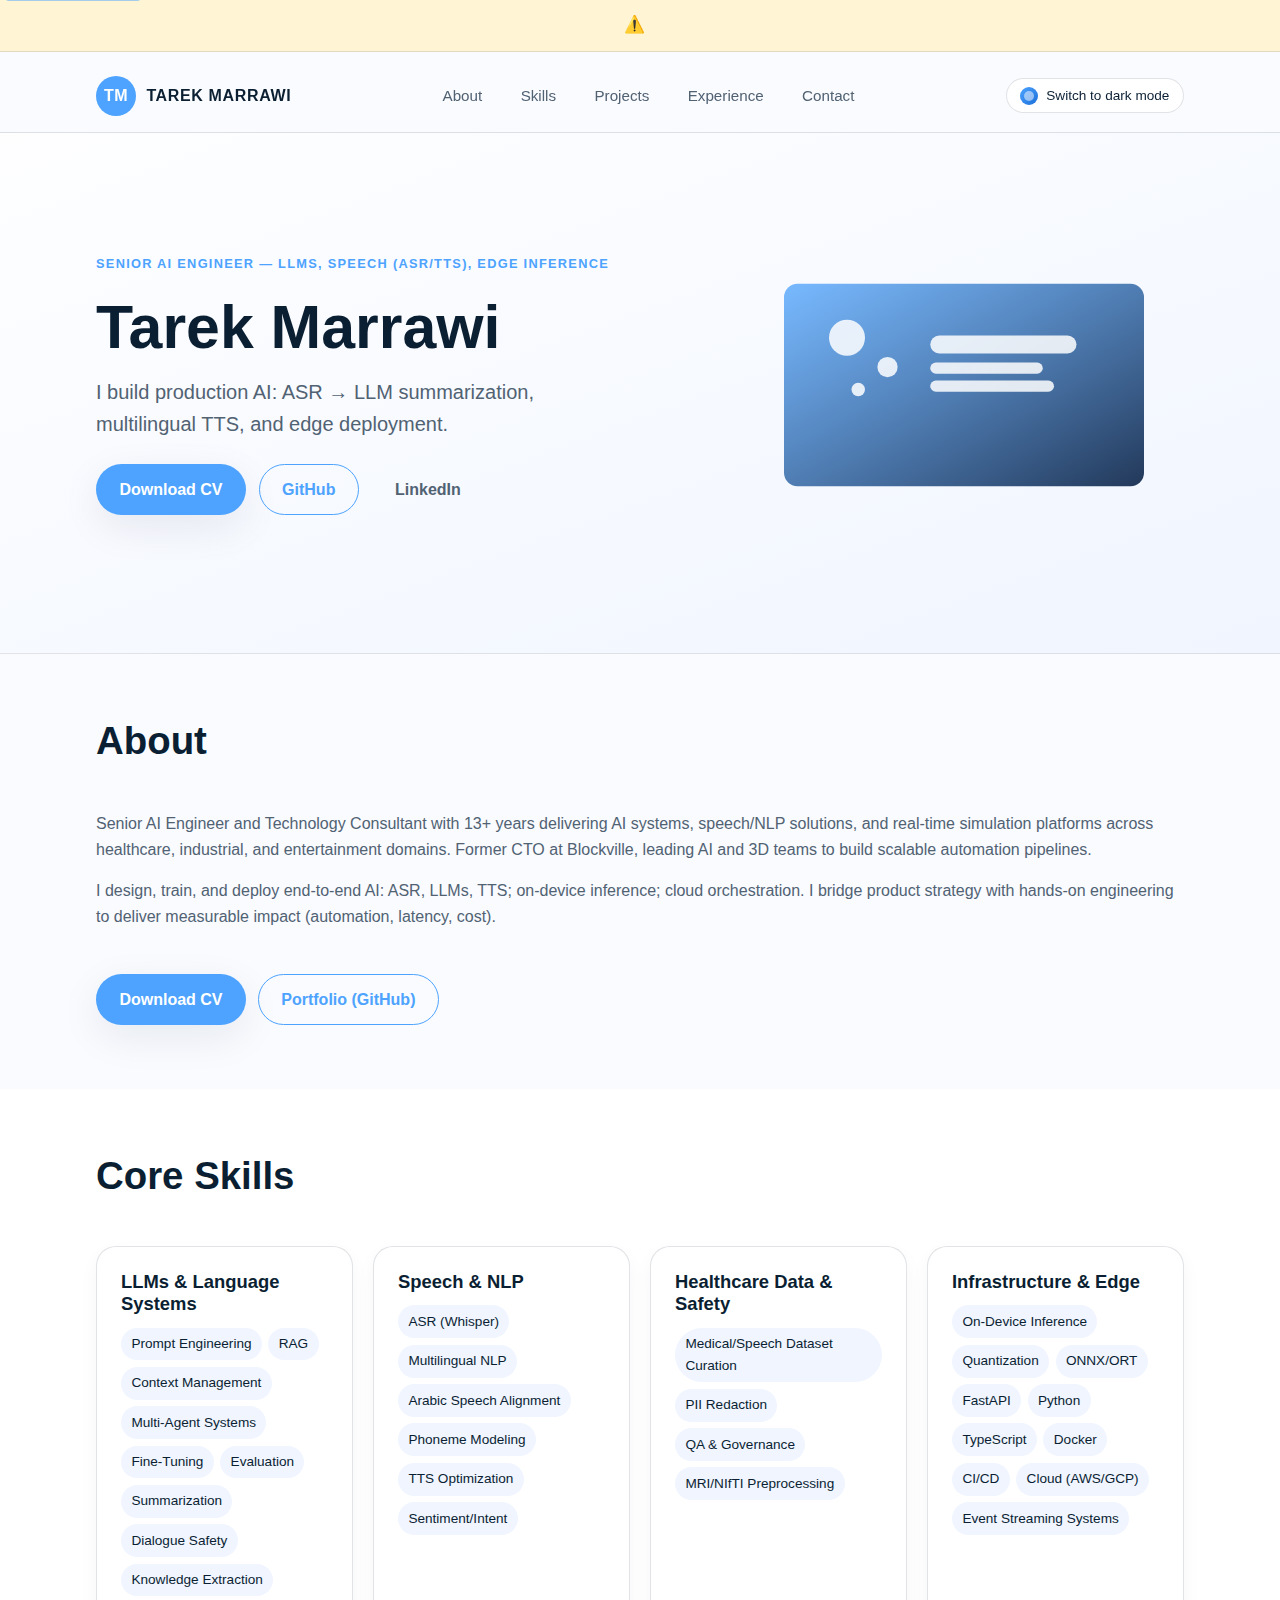
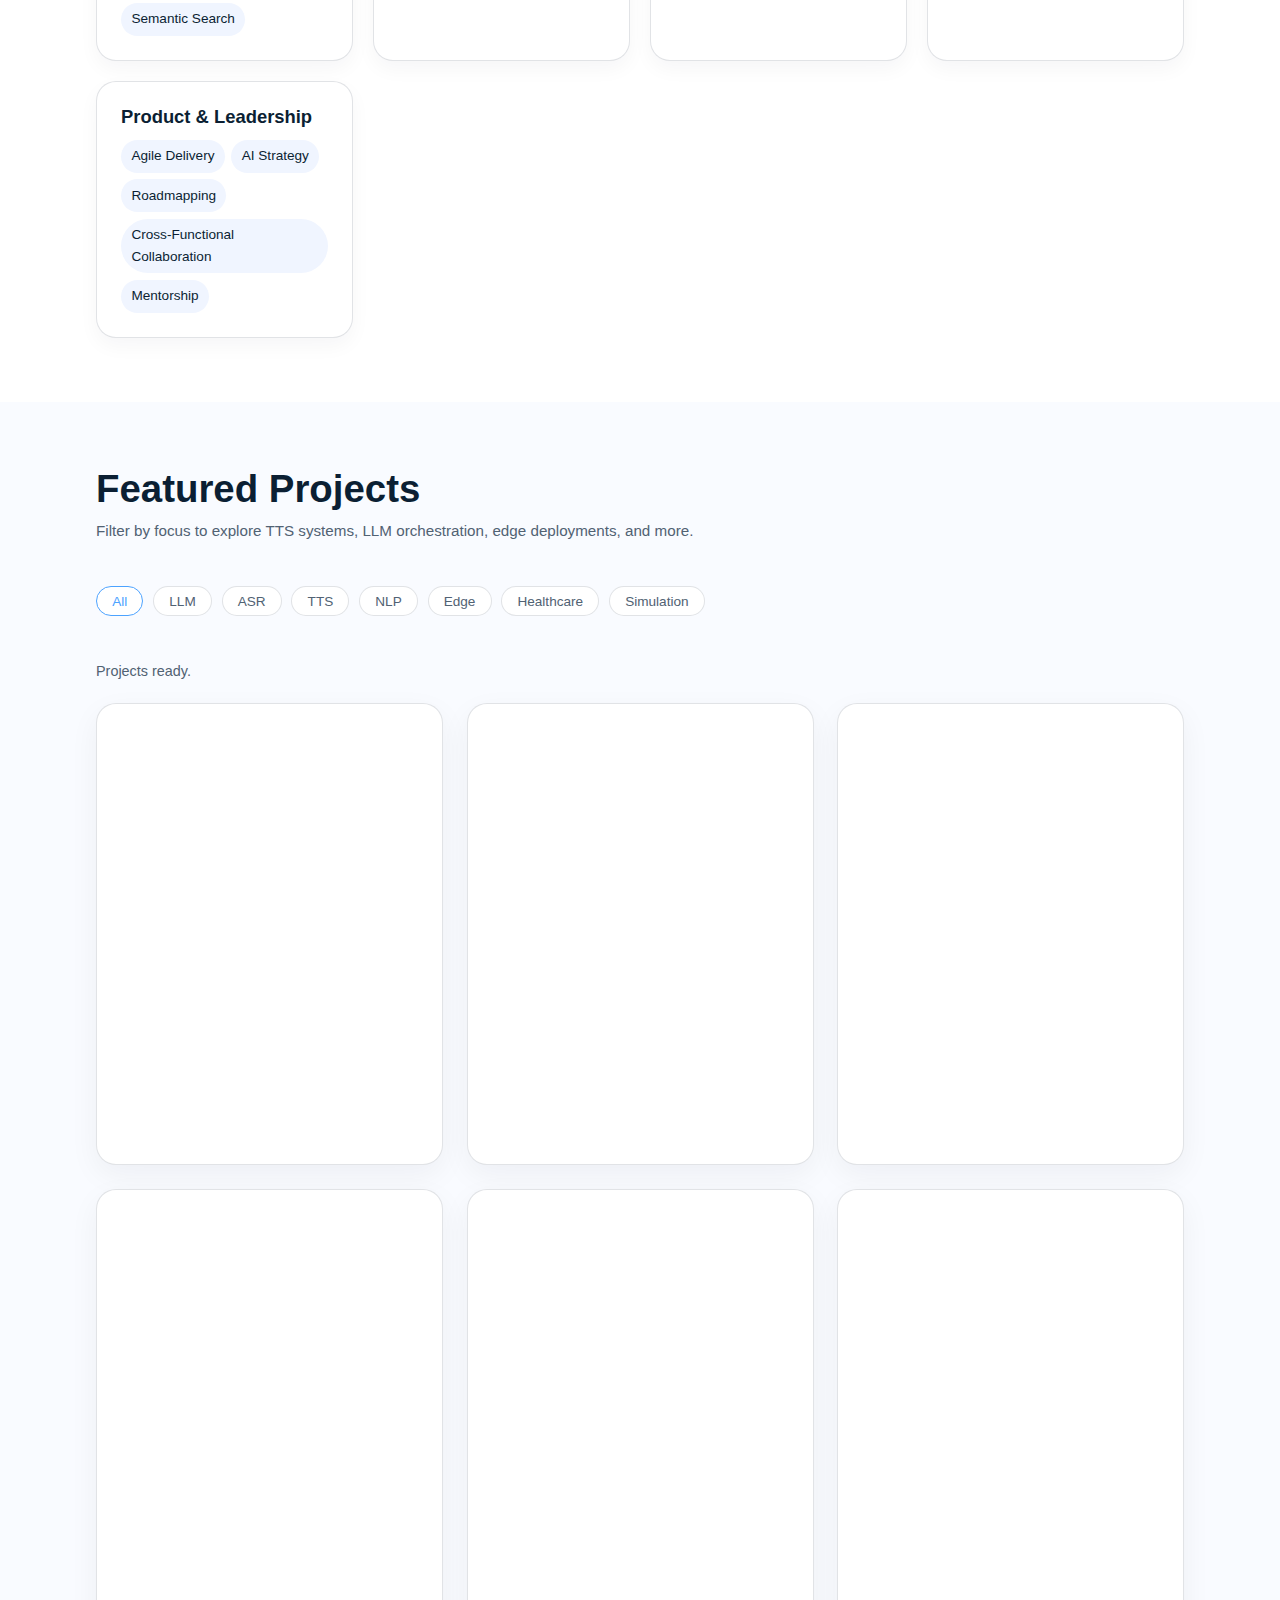
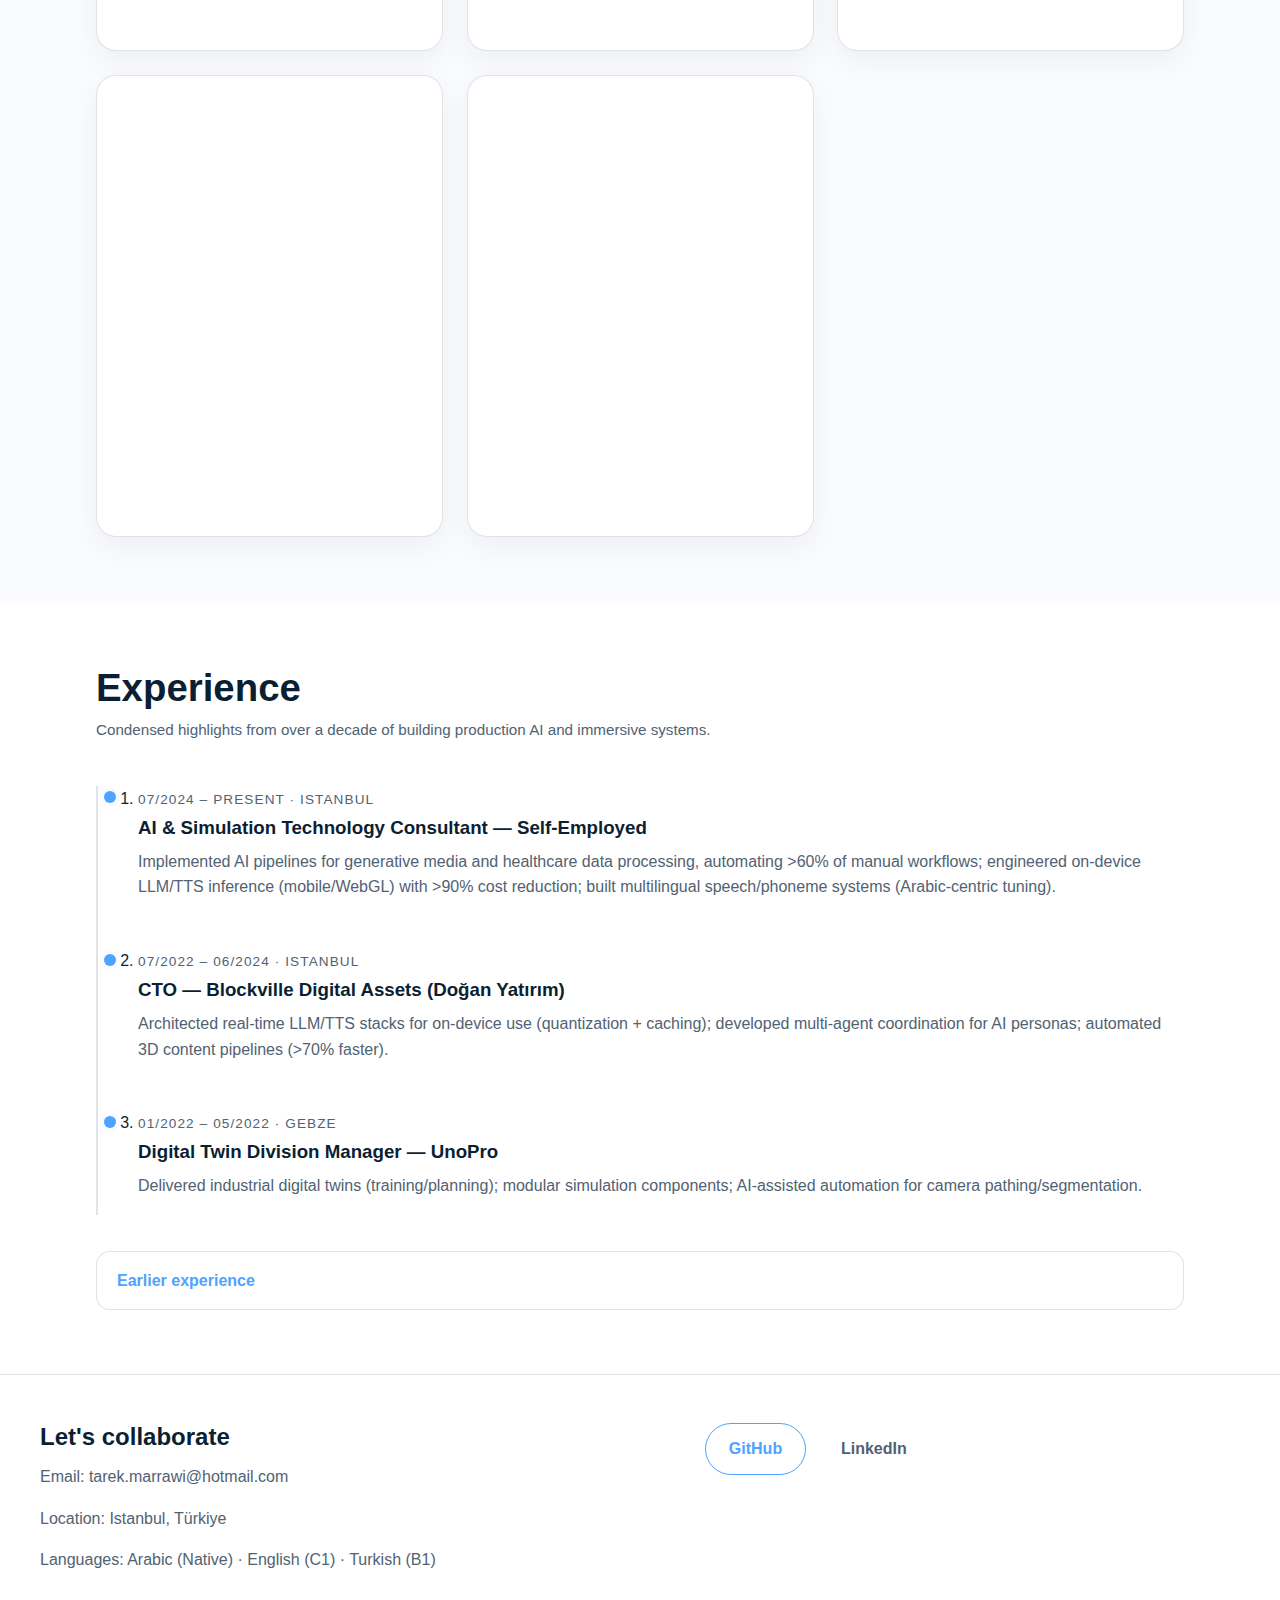
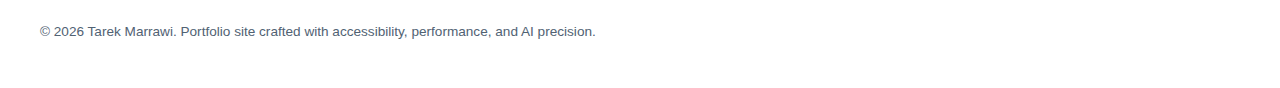
<file: index.html>
<!DOCTYPE html>
<html lang="en" data-theme="light">
<head>
  <meta charset="utf-8">
  <meta name="viewport" content="width=device-width, initial-scale=1">
  <title>Tarek Marrawi — Senior AI Engineer Portfolio</title>
  <meta name="description" content="Portfolio of Tarek Marrawi, Senior AI Engineer specializing in LLMs, ASR/TTS, and edge deployment.">
  <meta name="theme-color" content="#4DA3FF">
  <meta property="og:type" content="website">
  <meta property="og:title" content="Tarek Marrawi — Senior AI Engineer Portfolio">
  <meta property="og:description" content="LLMs, Speech (ASR/TTS), and edge inference expertise from Tarek Marrawi.">
  <meta property="og:url" content="https://tarekmarrawi.github.io/">
  <meta property="og:image" content="https://tarekmarrawi.github.io/assets/placeholder-project.svg">
  <link rel="canonical" href="https://tarekmarrawi.github.io/">
  <link rel="icon" type="image/svg+xml" href="assets/favicon.svg">
  <link rel="preload" href="./projects.json" as="fetch" type="application/json" crossorigin="anonymous">
  <link rel="stylesheet" href="styles.css">
  <script type="application/ld+json">
  {
    "@context": "https://schema.org",
    "@type": "Person",
    "name": "Tarek Marrawi",
    "jobTitle": "Senior AI Engineer",
    "url": "https://tarekmarrawi.github.io/",
    "sameAs": [
      "https://github.com/your-username",
      "https://www.linkedin.com/in/tarek-marrawi"
    ],
    "address": {
      "@type": "PostalAddress",
      "addressLocality": "Istanbul",
      "addressCountry": "TR"
    },
    "email": "mailto:tarek.marrawi@hotmail.com"
  }
  </script>
</head>
<body>
  <a class="skip-link" href="#main">Skip to content</a>
  <div id="site-banner" class="site-banner site-banner--warning" role="status" aria-live="polite" hidden>
    <span id="site-banner-message">This portfolio is under construction and not all information is available yet.</span>
  </div>
  <header class="site-header" id="top">
    <div class="top-bar">
      <a class="brand" href="#top" aria-label="Tarek Marrawi home">
        <span class="brand-mark" aria-hidden="true">TM</span>
        <span class="brand-name" id="brand-name">Tarek Marrawi</span>
      </a>
      <nav class="primary-nav" aria-label="Primary">
        <ul>
          <li><a href="#about">About</a></li>
          <li><a href="#skills">Skills</a></li>
          <li><a href="#projects">Projects</a></li>
          <li><a href="#experience">Experience</a></li>
          <li><a href="#contact">Contact</a></li>
        </ul>
      </nav>
      <button class="theme-toggle" id="theme-toggle" type="button" aria-label="Toggle dark mode">
        <span class="theme-toggle__icon" aria-hidden="true"></span>
        <span class="theme-toggle__text">Toggle theme</span>
      </button>
    </div>
    <div class="hero" role="presentation">
      <div class="hero__text">
        <p class="hero__kicker" id="hero-kicker">Senior AI Engineer — LLMs, Speech (ASR/TTS), Edge Inference</p>
        <h1 id="hero-name">Tarek Marrawi</h1>
        <p class="hero__subline" id="hero-subline">I build production AI: ASR → LLM summarization, multilingual TTS, and edge deployment.</p>
        <div class="hero__actions" id="hero-actions">
          <a class="btn btn--primary" href="./Tarek_Marrawi_Senior_AI_Engineer_CV.pdf" download>Download CV</a>
          <a class="btn btn--secondary" href="https://github.com/your-username" target="_blank" rel="noopener">GitHub</a>
          <a class="btn btn--ghost" href="https://www.linkedin.com/in/tarek-marrawi" target="_blank" rel="noopener">LinkedIn</a>
        </div>
      </div>
      <figure class="hero__visual" aria-hidden="true">
        <img src="assets/placeholder-project.svg" alt="" loading="lazy" width="360" height="360">
      </figure>
    </div>
  </header>
  <main id="main" tabindex="-1">
    <section id="about" class="section section--about" aria-labelledby="about-title">
      <div class="section__heading">
        <h2 id="about-title">About</h2>
      </div>
      <div class="section__body">
        <div id="about-content">
          <p>Senior AI Engineer and Technology Consultant with 13+ years delivering AI systems, speech/NLP solutions, and real-time simulation platforms across healthcare, industrial, and entertainment domains. Former CTO at Blockville, leading AI and 3D teams to build scalable automation pipelines.</p>
          <p>I design, train, and deploy end-to-end AI: ASR, LLMs, TTS; on-device inference; cloud orchestration. I bridge product strategy with hands-on engineering to deliver measurable impact (automation, latency, cost).</p>
        </div>
        <div class="about__ctas" id="about-actions">
          <a class="btn btn--primary" href="./Tarek_Marrawi_Senior_AI_Engineer_CV.pdf" download>Download CV</a>
          <a class="btn btn--secondary" href="https://github.com/your-username" target="_blank" rel="noopener">Portfolio (GitHub)</a>
        </div>
      </div>
    </section>

    <section id="skills" class="section section--skills" aria-labelledby="skills-title">
      <div class="section__heading">
        <h2 id="skills-title">Core Skills</h2>
      </div>
      <div class="section__body skills-grid" id="skills-grid">
        <article class="skill-group">
          <h3>LLMs &amp; Language Systems</h3>
          <ul>
            <li>Prompt Engineering</li>
            <li>RAG</li>
            <li>Context Management</li>
            <li>Multi-Agent Systems</li>
            <li>Fine-Tuning</li>
            <li>Evaluation</li>
            <li>Summarization</li>
            <li>Dialogue Safety</li>
            <li>Knowledge Extraction</li>
            <li>Semantic Search</li>
          </ul>
        </article>
        <article class="skill-group">
          <h3>Speech &amp; NLP</h3>
          <ul>
            <li>ASR (Whisper)</li>
            <li>Multilingual NLP</li>
            <li>Arabic Speech Alignment</li>
            <li>Phoneme Modeling</li>
            <li>TTS Optimization</li>
            <li>Sentiment/Intent</li>
          </ul>
        </article>
        <article class="skill-group">
          <h3>Healthcare Data &amp; Safety</h3>
          <ul>
            <li>Medical/Speech Dataset Curation</li>
            <li>PII Redaction</li>
            <li>QA &amp; Governance</li>
            <li>MRI/NIfTI Preprocessing</li>
          </ul>
        </article>
        <article class="skill-group">
          <h3>Infrastructure &amp; Edge</h3>
          <ul>
            <li>On-Device Inference</li>
            <li>Quantization</li>
            <li>ONNX/ORT</li>
            <li>FastAPI</li>
            <li>Python</li>
            <li>TypeScript</li>
            <li>Docker</li>
            <li>CI/CD</li>
            <li>Cloud (AWS/GCP)</li>
            <li>Event Streaming Systems</li>
          </ul>
        </article>
        <article class="skill-group">
          <h3>Product &amp; Leadership</h3>
          <ul>
            <li>Agile Delivery</li>
            <li>AI Strategy</li>
            <li>Roadmapping</li>
            <li>Cross-Functional Collaboration</li>
            <li>Mentorship</li>
          </ul>
        </article>
      </div>
    </section>

    <section id="projects" class="section section--projects" aria-labelledby="projects-title">
      <div class="section__heading">
        <h2 id="projects-title">Featured Projects</h2>
        <p class="section__hint">Filter by focus to explore TTS systems, LLM orchestration, edge deployments, and more.</p>
      </div>
      <div class="section__body">
        <div class="filter-bar" role="toolbar" aria-label="Project filters">
          <button type="button" class="filter-btn is-active" data-filter="all">All</button>
          <button type="button" class="filter-btn" data-filter="LLM">LLM</button>
          <button type="button" class="filter-btn" data-filter="ASR">ASR</button>
          <button type="button" class="filter-btn" data-filter="TTS">TTS</button>
          <button type="button" class="filter-btn" data-filter="NLP">NLP</button>
          <button type="button" class="filter-btn" data-filter="Edge">Edge</button>
          <button type="button" class="filter-btn" data-filter="Healthcare">Healthcare</button>
          <button type="button" class="filter-btn" data-filter="Simulation">Simulation</button>
        </div>
        <div class="projects-status" aria-live="polite" role="status">
          <span id="projects-loading" class="projects-loading" data-state="loading">Loading highlighted work…</span>
        </div>
        <div id="projects-grid" class="projects-grid" role="list" aria-live="polite"></div>
        <p id="projects-fallback" class="projects-fallback" hidden>Projects will appear here once loaded. Check your connection or refresh.</p>
      </div>
      <template id="project-card-template">
        <a class="project-card" role="listitem" target="_blank" rel="noopener">
          <figure class="project-card__media" aria-hidden="true">
            <img src="assets/placeholder-project.svg" alt="" loading="lazy" width="1200" height="675">
          </figure>
          <div class="project-card__content">
            <div class="project-card__head">
              <p class="project-card__tags"></p>
              <span class="project-card__status" hidden>Coming soon</span>
            </div>
            <h3 class="project-card__title"></h3>
            <p class="project-card__summary"></p>
            <p class="project-card__description"></p>
            <ul class="project-card__tech"></ul>
            <p class="project-card__impact"></p>
          </div>
        </a>
      </template>
      <template id="project-skeleton-template">
        <article class="project-card project-card--skeleton" aria-hidden="true">
          <div class="project-card__skeleton-media"></div>
          <div class="project-card__skeleton-lines">
            <span></span>
            <span></span>
            <span></span>
          </div>
        </article>
      </template>
    </section>

    <section id="experience" class="section section--experience" aria-labelledby="experience-title">
      <div class="section__heading">
        <h2 id="experience-title">Experience</h2>
        <p class="section__hint" id="experience-summary">Condensed highlights from over a decade of building production AI and immersive systems.</p>
      </div>
      <div class="section__body">
        <ol class="timeline" aria-label="Experience timeline" id="experience-list">
          <li class="timeline__item">
            <div class="timeline__period">07/2024 – Present · Istanbul</div>
            <h3>AI &amp; Simulation Technology Consultant — Self-Employed</h3>
            <p>Implemented AI pipelines for generative media and healthcare data processing, automating &gt;60% of manual workflows; engineered on-device LLM/TTS inference (mobile/WebGL) with &gt;90% cost reduction; built multilingual speech/phoneme systems (Arabic-centric tuning).</p>
          </li>
          <li class="timeline__item">
            <div class="timeline__period">07/2022 – 06/2024 · Istanbul</div>
            <h3>CTO — Blockville Digital Assets (Doğan Yatırım)</h3>
            <p>Architected real-time LLM/TTS stacks for on-device use (quantization + caching); developed multi-agent coordination for AI personas; automated 3D content pipelines (&gt;70% faster).</p>
          </li>
          <li class="timeline__item">
            <div class="timeline__period">01/2022 – 05/2022 · Gebze</div>
            <h3>Digital Twin Division Manager — UnoPro</h3>
            <p>Delivered industrial digital twins (training/planning); modular simulation components; AI-assisted automation for camera pathing/segmentation.</p>
          </li>
        </ol>
        <details class="timeline__more" id="experience-more">
          <summary id="experience-earlier-label">Earlier experience</summary>
          <div class="timeline__earlier" id="experience-earlier">
            <p><strong>Sait Grup — Co-Founder / Sr. Software Engineer (2018–2021):</strong> Automation + early AI prototypes; led <em>MyTalep</em> (on-demand commerce platform).</p>
            <p><strong>Brainia Studio (Google Partner) — Software Engineer (2013–2018):</strong> Unity/WebGL titles with native Android/iOS integrations and telemetry.</p>
            <p><strong>Bayan — Software Engineer (Android) (2012–2013):</strong> High-performance Android apps with clean architecture.</p>
          </div>
        </details>
      </div>
    </section>
  </main>
  <footer id="contact" class="site-footer" aria-labelledby="contact-title">
    <div class="footer__content">
      <div>
        <h2 id="contact-title">Let's collaborate</h2>
        <p id="contact-email">Email: <a id="contact-email-link" href="mailto:tarek.marrawi@hotmail.com">tarek.marrawi@hotmail.com</a></p>
        <p id="contact-location">Location: Istanbul, Türkiye</p>
        <p id="contact-languages">Languages: Arabic (Native) · English (C1) · Turkish (B1)</p>
      </div>
      <div class="footer__links" aria-label="Social links" id="contact-links">
        <a class="btn btn--secondary" href="https://github.com/your-username" target="_blank" rel="noopener">GitHub</a>
        <a class="btn btn--ghost" href="https://www.linkedin.com/in/tarek-marrawi" target="_blank" rel="noopener">LinkedIn</a>
      </div>
    </div>
    <p class="footer__note" id="footer-note">© <span id="current-year"></span> Tarek Marrawi. Portfolio site crafted with accessibility, performance, and AI precision.</p>
  </footer>
  <script type="application/json" id="projects-boot">[{"id":"realvoice","title":"RealVoice — TTS Infrastructure & Orchestration","summary":"Kafka-like queue for large-scale TTS with prioritization, retries, and auditing.","description":"Designed a resilient orchestration layer for text-to-speech workloads with smart scheduling, GPU pooling, and audit trails. Integrated health dashboards and autoscaling to handle bursty enterprise demand.","tech":["Python","FastAPI","Redis","ONNX/ORT","Docker","Grafana"],"tags":["TTS","Edge","Infra","Cost"],"impact":">99% job success; burst-tolerant SLAs with live telemetry.","links":{"demo":"https://example.com/realvoice-demo","code":"https://github.com/your-username/realvoice","writeup":"https://example.com/realvoice-case-study"},"image":"[data-uri]","imageWidth":1200,"imageHeight":675,"primaryLink":{"href":"https://example.com/realvoice-demo","label":"Watch orchestration demo"}},{"id":"phonemex-pro","title":"PhonemeX Pro — Offline Phoneme & Viseme Toolkit","summary":"Cross-platform phoneme extraction and lip-sync toolkit with eSpeak-NG integration.","description":"Led Unity native plugin development combining eSpeak-NG (WASM/native) with editor tooling for rapid voice calibration. Enabled studios to ship reliable lip-sync without cloud dependencies.","tech":["Unity","C#","eSpeak-NG"],"tags":["Speech","TTS","Phoneme"],"impact":"Offline, cross-voice alignment with configurable viseme curves.","links":{"demo":"https://example.com/phonemex-demo","code":null,"writeup":"https://example.com/phonemex-overview"},"image":"[data-uri]","imageWidth":1200,"imageHeight":675,"primaryLink":{"href":"https://example.com/phonemex-demo","label":"Watch toolkit in action"}},{"id":"phonemeflow","title":"PhonemeFlow — Grapheme→Phoneme Transformer","summary":"Seq2seq phonemizer with compact runtime dictionaries and validation harness.","description":"Built multilingual G2P transformer with distilled runtime, beam search calibration, and lexicon export pipeline. Delivered evaluation harness for linguistic QA and benchmarking.","tech":["PyTorch","Transformers"],"tags":["NLP","Speech","Transformer"],"impact":"Accurate multilingual G2P with exportable dictionaries and QA automation.","links":{"demo":"https://example.com/phonemeflow-demo","code":"https://github.com/your-username/phonemeflow","writeup":"https://example.com/phonemeflow-insights"},"image":"[data-uri]","imageWidth":1200,"imageHeight":675,"primaryLink":{"href":"https://github.com/your-username/phonemeflow","label":"Explore source code"}},{"id":"arabic-tts-dataset","title":"Arabic TTS Dataset — Semi-Automatic Alignment","summary":"Whisper-based alignment, diacritic handling, and QA filters for high-fidelity pairs.","description":"Automated Arabic speech-text alignment with Whisper variants, diacritic restoration, and human-in-loop QA surfaces. Delivered dataset packaging tools for reproducible curation.","tech":["Whisper","Python","PyTorch"],"tags":["TTS","Dataset","Arabic","Healthcare"],"impact":"Higher clarity/prosody and faster dataset creation cycles.","links":{"demo":null,"code":"https://github.com/your-username/arabic-tts-dataset","writeup":"https://example.com/arabic-tts-dataset"},"image":"[data-uri]","imageWidth":1200,"imageHeight":675,"primaryLink":{"href":"https://github.com/your-username/arabic-tts-dataset","label":"Browse dataset repo"}},{"id":"ejaaz","title":"Ejaaz — Blinkist-style Summaries (Full Stack)","summary":"n8n pipelines for ingest→summarize→QA; TTS for audio and mobile playback.","description":"Designed content ingestion to LLM summarization pipeline with n8n, human QA loops, and multilingual TTS playback. Delivered Flutter mobile app and React admin for editorial insights.","tech":["n8n","Flutter","React+TS","Firebase","Chatterbox-TTS"],"tags":["LLM","TTS","Mobile","Workflow"],"impact":"Automated content factory with offline playback and editorial analytics.","links":{"demo":"https://example.com/ejaaz-demo","code":"https://github.com/your-username/ejaaz","writeup":"https://example.com/ejaaz-case-study"},"image":"[data-uri]","imageWidth":1200,"imageHeight":675,"primaryLink":{"href":"https://example.com/ejaaz-case-study","label":"Read deployment case study"}},{"id":"edge-inference","title":"Edge Inference Pipelines — Mobile/WebGL","summary":"Quantized LLM/TTS with caching, offline fallback, and low-latency UI.","description":"Implemented ONNX/ORT edge runtime with quantization-aware scheduling and offline fallback packs. Delivered telemetry for latency budgets across Android, iOS, and WebGL clients.","tech":["ONNX/ORT","WebGL","Android/iOS","FastAPI"],"tags":["Edge","LLM","TTS","Latency"],"impact":">90% cost reduction and sub-second responses on-device.","links":{"demo":"https://example.com/edge-inference-demo","code":"https://github.com/your-username/edge-inference","writeup":"https://example.com/edge-inference-whitepaper"},"image":"[data-uri]","imageWidth":1200,"imageHeight":675,"primaryLink":{"href":"https://github.com/your-username/edge-inference","label":"Inspect edge inference stack"}},{"id":"digital-twin","title":"Digital Twin Platforms — Industrial Training/Planning","summary":"CAD→interactive simulation with layout optimization and safety scenarios.","description":"Directed multi-site delivery of digital twin platforms integrating NVIDIA Omniverse pipelines, training modules, and telemetry dashboards to optimize plant operations and safety drills.","tech":["Unity","NVIDIA Omniverse","USD","C#"],"tags":["Simulation","Industrial","3D"],"impact":"Accelerated deployment timelines with higher realism and analytics.","links":{"demo":"coming-soon","code":null,"writeup":"https://example.com/digital-twin-overview"},"image":"[data-uri]","status":"coming-soon","imageWidth":1200,"imageHeight":675},{"id":"multi-agent-personas","title":"Multi-Agent Personas — Coordination & Evaluation","summary":"Agent collaboration with memory/coherence checks and dialogue metrics.","description":"Built evaluation framework for multi-agent personas with context memory, guardrails, and scoring dashboards. Enabled rapid experimentation with persona orchestration and prompt routing.","tech":["Python","LLM Orchestration","FastAPI"],"tags":["LLM","Multi-Agent","Evaluation"],"impact":"Improved task success and measurable dialogue coherence.","links":{"demo":"https://example.com/multi-agent-demo","code":"https://github.com/your-username/multi-agent-personas","writeup":"https://example.com/multi-agent-report"},"image":"[data-uri]","imageWidth":1200,"imageHeight":675,"primaryLink":{"href":"https://example.com/multi-agent-demo","label":"See multi-agent walkthrough"}}]</script>
  <script defer src="scripts.js"></script>
</body>
</html>
</file>
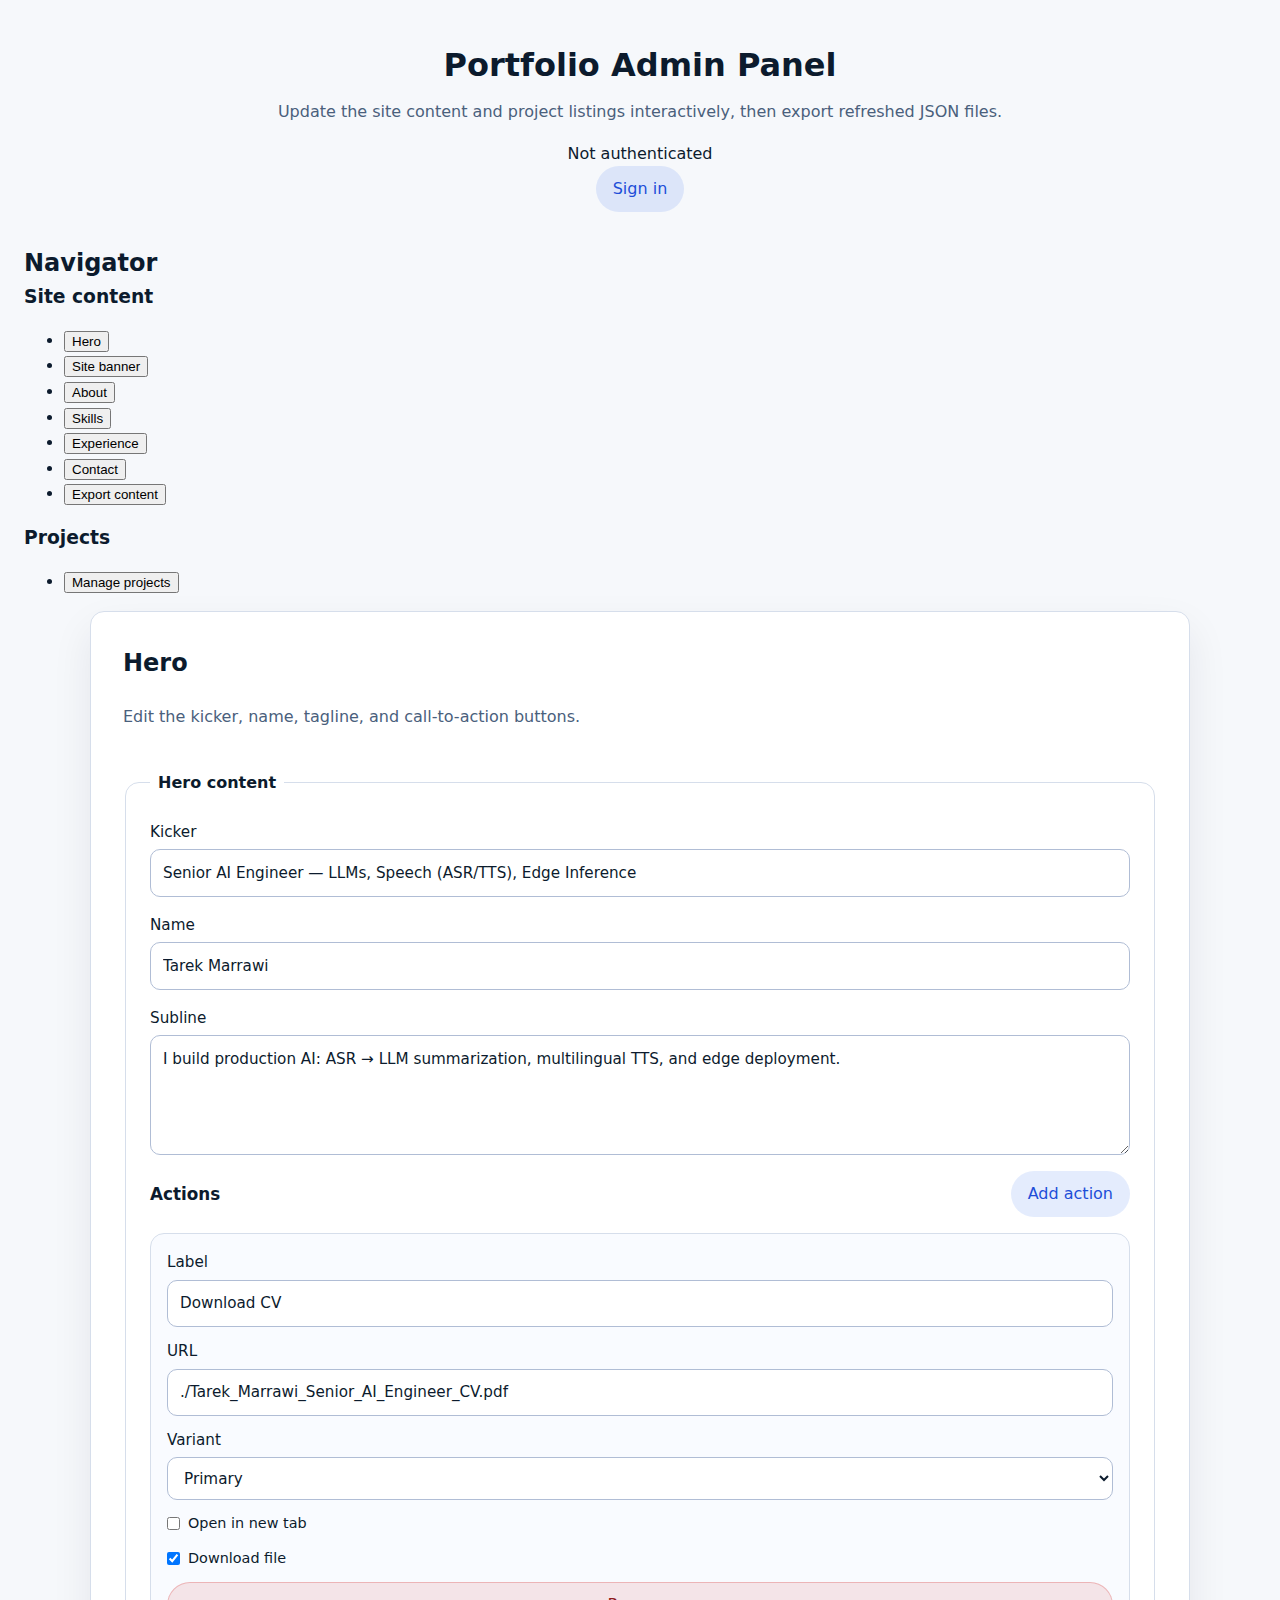
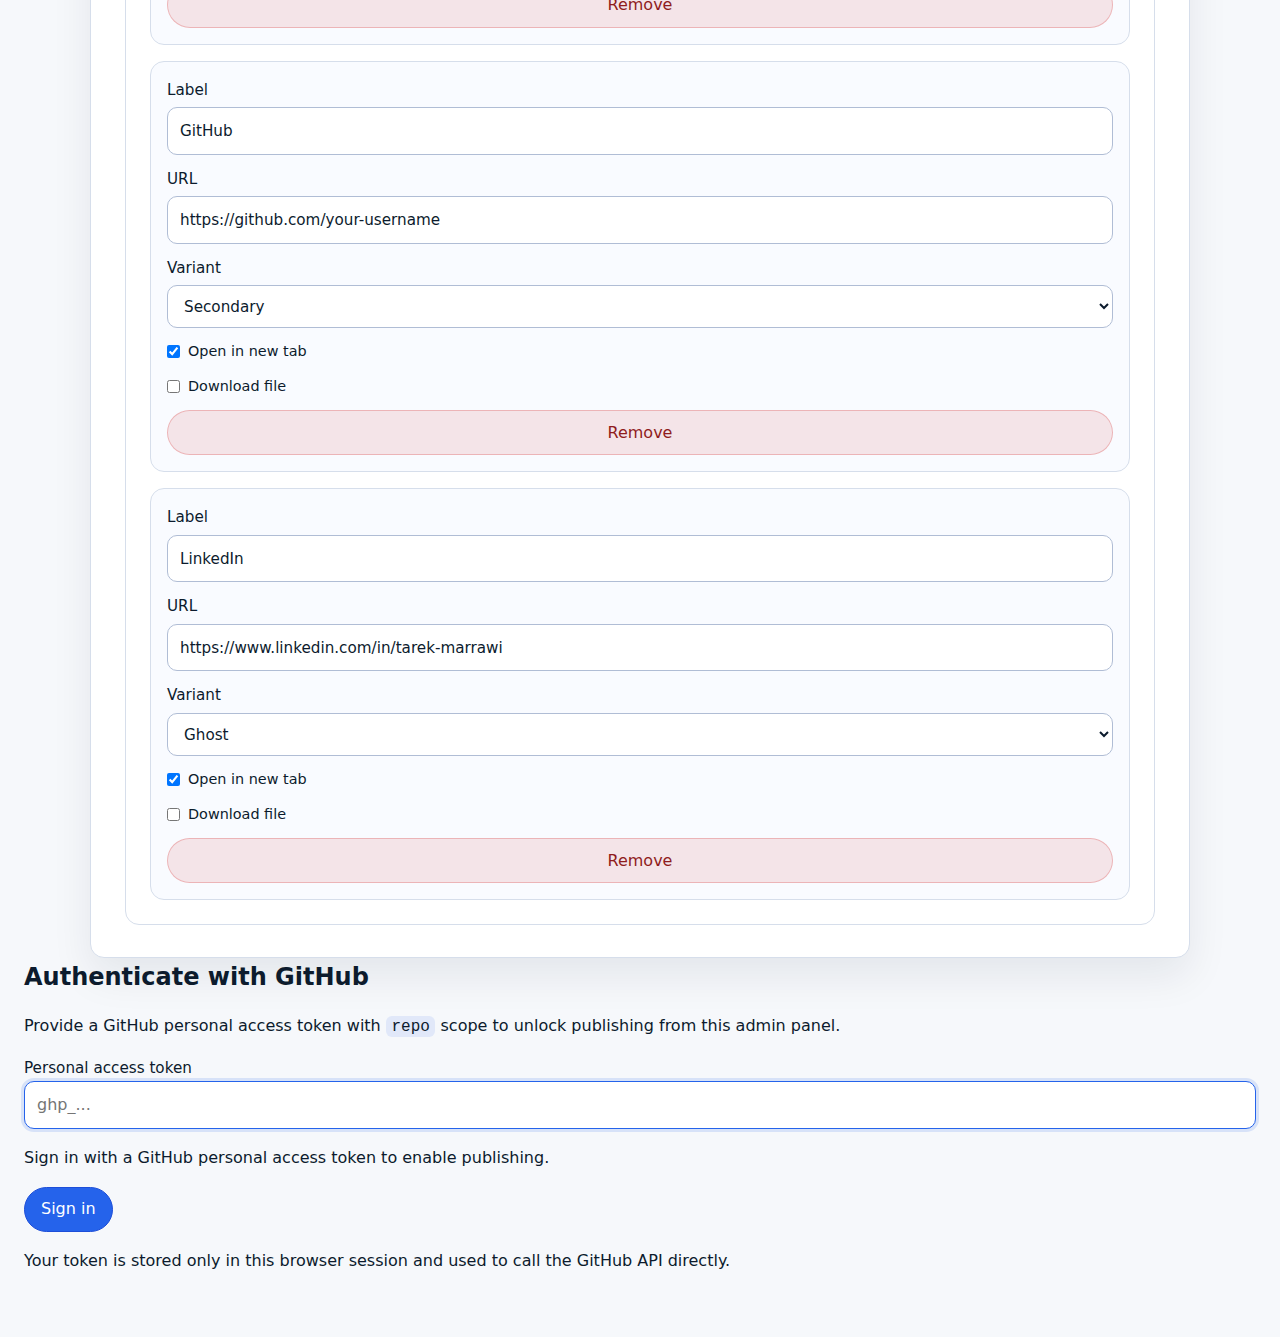
<file: admin.html>
<!DOCTYPE html>
<html lang="en">
<head>
  <meta charset="utf-8">
  <meta name="viewport" content="width=device-width, initial-scale=1">
  <title>Portfolio Content Admin</title>
  <meta name="description" content="Admin panel to edit portfolio content and projects.">
  <link rel="icon" type="image/svg+xml" href="assets/favicon.svg">
  <link rel="stylesheet" href="admin.css">
  <link rel="preload" href="content.json" as="fetch" type="application/json" crossorigin="anonymous">
  <link rel="preload" href="projects.json" as="fetch" type="application/json" crossorigin="anonymous">
</head>
<body class="auth-locked">
  <header class="admin-header">
    <h1>Portfolio Admin Panel</h1>
    <p>Update the site content and project listings interactively, then export refreshed JSON files.</p>
    <div class="admin-status" role="status" aria-live="polite">
      <span id="auth-user-label">Not authenticated</span>
      <div class="admin-status__actions">
        <button type="button" class="btn btn--ghost" id="open-auth">Sign in</button>
        <button type="button" class="btn" id="sign-out" hidden>Sign out</button>
      </div>
    </div>
  </header>
  <div class="admin-layout">
    <nav class="admin-nav" aria-label="Admin navigation">
      <h2 class="admin-nav__title">Navigator</h2>
      <div class="admin-nav__group" aria-labelledby="nav-content-heading">
        <h3 id="nav-content-heading" class="admin-nav__heading">Site content</h3>
        <ul class="admin-nav__list">
          <li><button type="button" class="admin-nav__link is-active" data-page-target="hero">Hero</button></li>
          <li><button type="button" class="admin-nav__link" data-page-target="banner">Site banner</button></li>
          <li><button type="button" class="admin-nav__link" data-page-target="about">About</button></li>
          <li><button type="button" class="admin-nav__link" data-page-target="skills">Skills</button></li>
          <li><button type="button" class="admin-nav__link" data-page-target="experience">Experience</button></li>
          <li><button type="button" class="admin-nav__link" data-page-target="contact">Contact</button></li>
          <li><button type="button" class="admin-nav__link" data-page-target="content-export">Export content</button></li>
        </ul>
      </div>
      <div class="admin-nav__group" aria-labelledby="nav-projects-heading">
        <h3 id="nav-projects-heading" class="admin-nav__heading">Projects</h3>
        <ul class="admin-nav__list">
          <li><button type="button" class="admin-nav__link" data-page-target="projects">Manage projects</button></li>
        </ul>
      </div>
    </nav>

    <main class="admin-main">
      <form id="content-form" class="admin-pages" novalidate>
        <section class="admin-section" aria-labelledby="hero-heading" data-page="hero">
          <div class="section-header">
            <h2 id="hero-heading">Hero</h2>
            <p>Edit the kicker, name, tagline, and call-to-action buttons.</p>
          </div>
          <fieldset aria-labelledby="hero-heading" id="content-hero">
            <legend class="visually-hidden">Hero content</legend>
            <label>
              Kicker
              <input type="text" name="hero-kicker" required>
            </label>
            <label>
              Name
              <input type="text" name="hero-name" required>
            </label>
            <label>
              Subline
              <textarea name="hero-subline" rows="2" required></textarea>
            </label>
            <div class="repeater" data-repeater="hero-actions">
              <div class="repeater__header">
                <h3>Actions</h3>
                <button type="button" class="btn btn--ghost" data-action="add-hero-action">Add action</button>
              </div>
              <div class="repeater__list" id="hero-actions-list"></div>
            </div>
          </fieldset>
        </section>

        <section class="admin-section" aria-labelledby="banner-heading" data-page="banner" hidden>
          <div class="section-header">
            <h2 id="banner-heading">Site banner</h2>
            <p>Control the warning notice shown at the top of the live site.</p>
          </div>
          <fieldset aria-labelledby="banner-heading" id="content-banner">
            <legend class="visually-hidden">Site banner content</legend>
            <label class="checkbox">
              <input type="checkbox" name="banner-enabled">
              Display banner
            </label>
            <label>
              Banner message
              <textarea name="banner-message" rows="2" placeholder="This portfolio is under construction and not all information is available yet."></textarea>
            </label>
          </fieldset>
        </section>

        <section class="admin-section" aria-labelledby="about-heading" data-page="about" hidden>
          <div class="section-header">
            <h2 id="about-heading">About</h2>
            <p>Keep your bio up to date and curate optional calls to action.</p>
          </div>
          <fieldset aria-labelledby="about-heading" id="content-about">
            <legend class="visually-hidden">About content</legend>
            <label>
              Paragraphs
              <textarea name="about-paragraphs" rows="6" placeholder="Separate paragraphs with a blank line."></textarea>
            </label>
            <div class="repeater" data-repeater="about-actions">
              <div class="repeater__header">
                <h3>Calls to action</h3>
                <button type="button" class="btn btn--ghost" data-action="add-about-action">Add action</button>
              </div>
              <div class="repeater__list" id="about-actions-list"></div>
            </div>
          </fieldset>
        </section>

        <section class="admin-section" aria-labelledby="skills-heading" data-page="skills" hidden>
          <div class="section-header">
            <h2 id="skills-heading">Skills</h2>
            <p>Organise technology stacks and capabilities into reusable cards.</p>
          </div>
          <fieldset aria-labelledby="skills-heading" id="content-skills">
            <legend class="visually-hidden">Skills content</legend>
            <p class="hint">Each entry becomes a card with a title and bullet list.</p>
            <div class="repeater" data-repeater="skills">
              <div class="repeater__header">
                <h3>Skill groups</h3>
                <button type="button" class="btn btn--ghost" data-action="add-skill">Add skill group</button>
              </div>
              <div class="repeater__list" id="skills-list"></div>
            </div>
          </fieldset>
        </section>

        <section class="admin-section" aria-labelledby="experience-heading" data-page="experience" hidden>
          <div class="section-header">
            <h2 id="experience-heading">Experience</h2>
            <p>Capture recent roles and earlier highlights to tell your career story.</p>
          </div>
          <fieldset aria-labelledby="experience-heading" id="content-experience">
            <legend class="visually-hidden">Experience content</legend>
            <label>
              Section summary
              <textarea name="experience-summary" rows="2"></textarea>
            </label>
            <div class="repeater" data-repeater="experience">
              <div class="repeater__header">
                <h3>Recent roles</h3>
                <button type="button" class="btn btn--ghost" data-action="add-experience">Add role</button>
              </div>
              <div class="repeater__list" id="experience-list"></div>
            </div>
            <label>
              Earlier experience label
              <input type="text" name="experience-earlier-label">
            </label>
            <div class="repeater" data-repeater="earlier">
              <div class="repeater__header">
                <h3>Earlier highlights</h3>
                <button type="button" class="btn btn--ghost" data-action="add-earlier">Add highlight</button>
              </div>
              <div class="repeater__list" id="earlier-list"></div>
            </div>
          </fieldset>
        </section>

        <section class="admin-section" aria-labelledby="contact-heading" data-page="contact" hidden>
          <div class="section-header">
            <h2 id="contact-heading">Contact</h2>
            <p>Refresh contact details, social profiles, and footer notes.</p>
          </div>
          <fieldset aria-labelledby="contact-heading" id="content-contact">
            <legend class="visually-hidden">Contact content</legend>
            <label>
              Section title
              <input type="text" name="contact-title">
            </label>
            <label>
              Owner name
              <input type="text" name="contact-owner">
            </label>
            <label>
              Email
              <input type="email" name="contact-email">
            </label>
            <label>
              Location
              <input type="text" name="contact-location">
            </label>
            <label>
              Languages
              <input type="text" name="contact-languages">
            </label>
            <label>
              Footer note
              <textarea name="contact-note" rows="2"></textarea>
            </label>
            <div class="repeater" data-repeater="contact-actions">
              <div class="repeater__header">
                <h3>Links</h3>
                <button type="button" class="btn btn--ghost" data-action="add-contact-action">Add link</button>
              </div>
              <div class="repeater__list" id="contact-actions-list"></div>
            </div>
          </fieldset>
        </section>

        <section class="admin-section" aria-labelledby="content-export-heading" data-page="content-export" hidden>
          <div class="section-header">
            <h2 id="content-export-heading">Export site content</h2>
            <p>Download or copy the assembled <code>content.json</code> file.</p>
          </div>
          <div class="form-actions">
            <button type="button" class="btn btn--primary" id="download-content">Download content.json</button>
            <button type="button" class="btn" id="copy-content">Copy JSON</button>
            <button type="button" class="btn btn--success" id="publish-updates" disabled>Publish to GitHub</button>
          </div>
        </section>
      </form>

      <section class="admin-section" aria-labelledby="projects-heading" data-page="projects" hidden>
        <div class="section-header">
          <h2 id="projects-heading">Projects</h2>
          <p>Manage the entries loaded from <code>projects.json</code>.</p>
        </div>
        <div class="section-toolbar">
          <button type="button" class="btn btn--ghost" id="add-project">Add project</button>
          <div class="toolbar-actions">
            <button type="button" class="btn btn--primary" id="download-projects">Download projects.json</button>
            <button type="button" class="btn" id="copy-projects">Copy JSON</button>
          </div>
        </div>
        <div id="projects-list" class="projects-list" aria-live="polite"></div>
      </section>
    </main>
  </div>

  <div class="toast" id="toast" role="status" aria-live="polite" hidden></div>

  <div class="auth-overlay" id="auth-overlay" role="dialog" aria-modal="true" aria-labelledby="auth-heading">
    <div class="auth-card">
      <h2 id="auth-heading">Authenticate with GitHub</h2>
      <p class="auth-description">Provide a GitHub personal access token with <code>repo</code> scope to unlock publishing from this admin panel.</p>
      <form id="auth-form" novalidate>
        <label class="auth-label" for="auth-token">Personal access token</label>
        <input id="auth-token" name="token" type="password" autocomplete="off" required placeholder="ghp_...">
        <p id="auth-status-message" class="auth-status-message" aria-live="polite"></p>
        <button type="submit" class="btn btn--primary" id="auth-submit">Sign in</button>
      </form>
      <p class="auth-hint">Your token is stored only in this browser session and used to call the GitHub API directly.</p>
    </div>
  </div>

  <template id="action-item-template">
    <div class="action-item">
      <label>
        Label
        <input type="text" data-field="label">
      </label>
      <label>
        URL
        <input type="url" data-field="href" placeholder="https://example.com">
      </label>
      <label>
        Variant
        <select data-field="variant">
          <option value="primary">Primary</option>
          <option value="secondary">Secondary</option>
          <option value="ghost">Ghost</option>
        </select>
      </label>
      <label class="checkbox">
        <input type="checkbox" data-field="newTab">
        <span>Open in new tab</span>
      </label>
      <label class="checkbox">
        <input type="checkbox" data-field="download">
        <span>Download file</span>
      </label>
      <button type="button" class="btn btn--danger" data-action="remove-action">Remove</button>
    </div>
  </template>

  <template id="skill-item-template">
    <div class="skill-item">
      <div class="skill-item__header">
        <h4>Skill group</h4>
        <div class="skill-item__actions">
          <button type="button" class="btn btn--ghost" data-action="move-up">Move up</button>
          <button type="button" class="btn btn--ghost" data-action="move-down">Move down</button>
          <button type="button" class="btn btn--danger" data-action="remove-skill">Remove</button>
        </div>
      </div>
      <label>
        Title
        <input type="text" data-field="title">
      </label>
      <label>
        Items
        <textarea data-field="items" rows="4" placeholder="One item per line"></textarea>
      </label>
    </div>
  </template>

  <template id="experience-item-template">
    <div class="experience-item">
      <div class="experience-item__header">
        <h4>Role</h4>
        <div class="experience-item__actions">
          <button type="button" class="btn btn--ghost" data-action="move-up">Move up</button>
          <button type="button" class="btn btn--ghost" data-action="move-down">Move down</button>
          <button type="button" class="btn btn--danger" data-action="remove-experience">Remove</button>
        </div>
      </div>
      <label>
        Period
        <input type="text" data-field="period" placeholder="MM/YYYY – MM/YYYY · City">
      </label>
      <label>
        Role / Title
        <input type="text" data-field="role">
      </label>
      <label>
        Description
        <textarea data-field="description" rows="3"></textarea>
      </label>
    </div>
  </template>

  <template id="earlier-item-template">
    <div class="earlier-item">
      <div class="earlier-item__header">
        <h4>Highlight</h4>
        <div class="earlier-item__actions">
          <button type="button" class="btn btn--ghost" data-action="move-up">Move up</button>
          <button type="button" class="btn btn--ghost" data-action="move-down">Move down</button>
          <button type="button" class="btn btn--danger" data-action="remove-earlier">Remove</button>
        </div>
      </div>
      <label>
        Title (bold text)
        <input type="text" data-field="title">
      </label>
      <label>
        Description (supports simple HTML such as <code>&lt;em&gt;</code>)
        <textarea data-field="description" rows="3"></textarea>
      </label>
    </div>
  </template>

  <template id="project-editor-template">
    <details class="project-editor" open>
      <summary class="project-editor__summary">
        <span class="project-editor__title">New project</span>
        <div class="project-editor__summary-actions">
          <button type="button" class="btn btn--ghost" data-action="move-up">Move up</button>
          <button type="button" class="btn btn--ghost" data-action="move-down">Move down</button>
          <button type="button" class="btn btn--danger" data-action="remove-project">Remove</button>
        </div>
      </summary>
      <div class="project-editor__body">
        <label>
          ID
          <input type="text" data-field="id" placeholder="slug-name">
        </label>
        <label>
          Title
          <input type="text" data-field="title">
        </label>
        <label>
          Summary
          <textarea data-field="summary" rows="2"></textarea>
        </label>
        <label>
          Description
          <textarea data-field="description" rows="3"></textarea>
        </label>
        <label>
          Impact
          <textarea data-field="impact" rows="2"></textarea>
        </label>
        <label>
          Tech (one per line)
          <textarea data-field="tech" rows="3"></textarea>
        </label>
        <label>
          Tags (one per line)
          <textarea data-field="tags" rows="2"></textarea>
        </label>
        <label>
          Image URL (data URI or link)
          <input type="text" data-field="image">
        </label>
        <div class="grid">
          <label>
            Image width
            <input type="number" data-field="imageWidth" min="0">
          </label>
          <label>
            Image height
            <input type="number" data-field="imageHeight" min="0">
          </label>
        </div>
        <label>
          Status (optional)
          <input type="text" data-field="status" placeholder="coming-soon">
        </label>
        <fieldset class="project-editor__links">
          <legend>Links</legend>
          <label>
            Demo URL
            <input type="url" data-field="link-demo">
          </label>
          <label>
            Code URL
            <input type="url" data-field="link-code">
          </label>
          <label>
            Write-up URL
            <input type="url" data-field="link-writeup">
          </label>
          <label>
            Primary link URL
            <input type="url" data-field="primary-href">
          </label>
          <label>
            Primary link label
            <input type="text" data-field="primary-label">
          </label>
        </fieldset>
      </div>
    </details>
  </template>

  <script type="module" src="admin.js"></script>
</body>
</html>
</file>
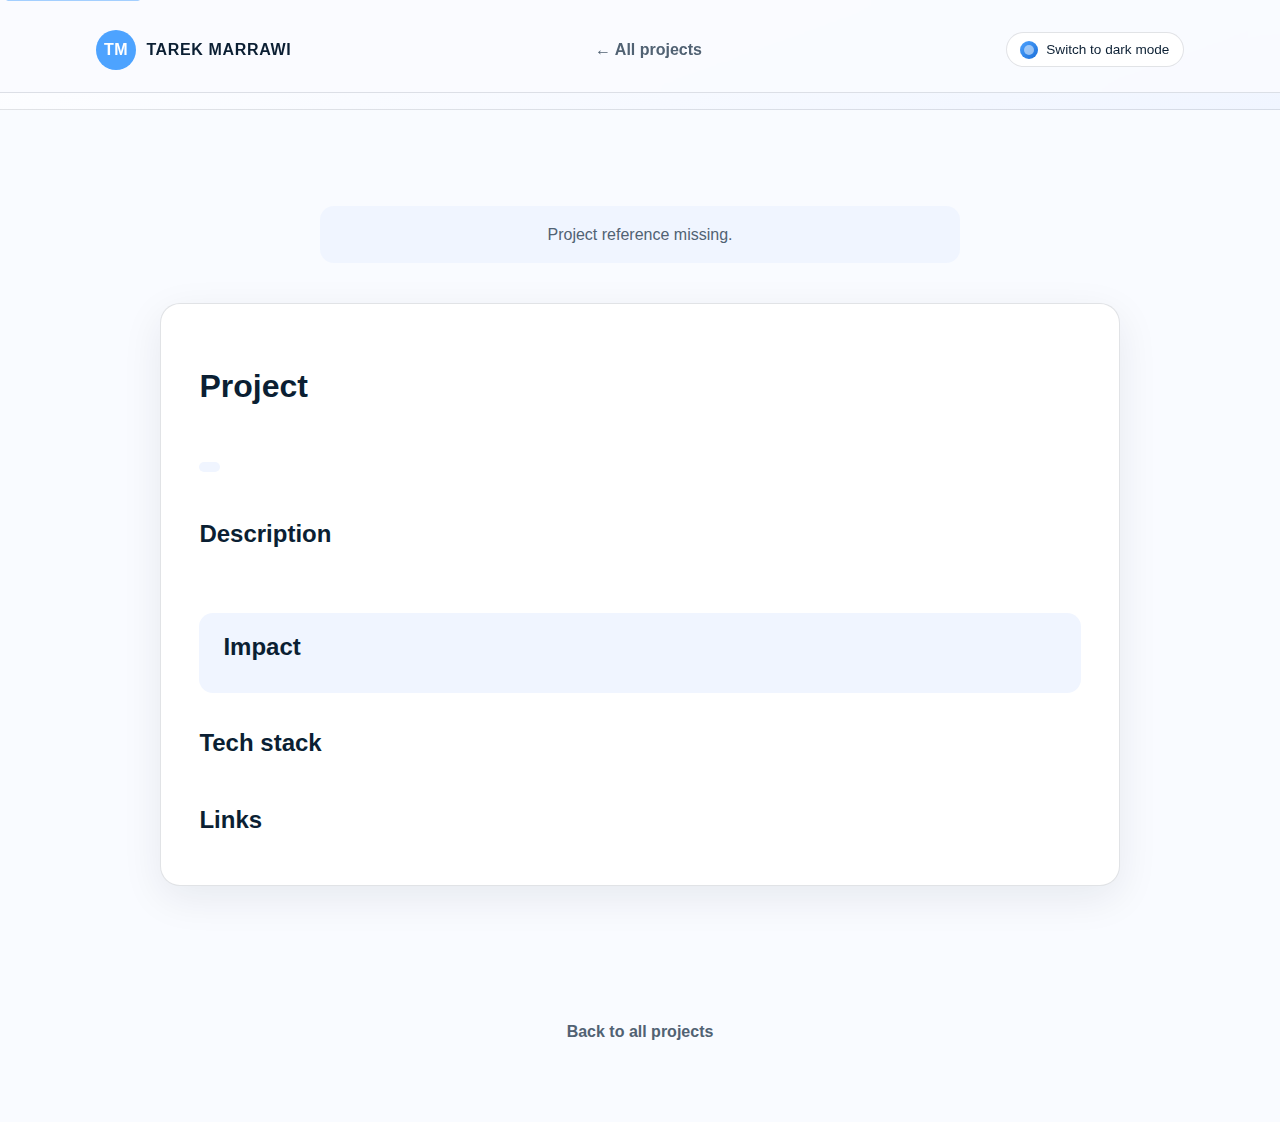
<file: project.html>
<!DOCTYPE html>
<html lang="en" data-theme="light">
<head>
  <meta charset="utf-8">
  <meta name="viewport" content="width=device-width, initial-scale=1">
  <title>Project details — Tarek Marrawi Portfolio</title>
  <meta name="description" content="Explore detailed information about projects from Tarek Marrawi's portfolio, including impact, tech stack, and live links.">
  <meta name="theme-color" content="#4DA3FF">
  <link rel="icon" type="image/svg+xml" href="data:image/svg+xml,%3Csvg xmlns='http://www.w3.org/2000/svg' viewBox='0 0 32 32'%3E%3Crect width='32' height='32' rx='6' fill='%234DA3FF'/%3E%3Cpath d='M9 9h14v14H9z' fill='none' stroke='%23fff' stroke-width='2'/%3E%3Cpath d='M12 21l4-10 4 10' fill='none' stroke='%23fff' stroke-width='2' stroke-linecap='round' stroke-linejoin='round'/%3E%3C/svg%3E">
  <link rel="preload" href="projects.json" as="fetch" type="application/json" crossorigin="anonymous">
  <link rel="preload" href="content.json" as="fetch" type="application/json" crossorigin="anonymous">
  <link rel="stylesheet" href="styles.css">
</head>
<body class="project-page">
  <a class="skip-link" href="#main">Skip to content</a>
  <header class="site-header site-header--project" id="top">
    <div class="top-bar">
      <a class="brand" href="index.html" aria-label="Back to the home page">
        <span class="brand-mark" aria-hidden="true">TM</span>
        <span class="brand-name" id="brand-name">Tarek Marrawi</span>
      </a>
      <nav class="project-top-nav" aria-label="Project navigation">
        <a class="btn btn--ghost" href="index.html#projects">← All projects</a>
      </nav>
      <button class="theme-toggle" id="theme-toggle" type="button" aria-label="Toggle dark mode">
        <span class="theme-toggle__icon" aria-hidden="true"></span>
        <span class="theme-toggle__text">Toggle theme</span>
      </button>
    </div>
  </header>
  <main id="main" tabindex="-1">
    <article class="project-detail" id="project-detail" data-state="loading">
      <div class="project-detail__status" id="project-status" role="status" aria-live="polite">Loading project…</div>
      <div class="project-detail__content" id="project-content" hidden>
        <header class="project-detail__header">
          <p class="project-detail__tags project-card__tags" id="project-tags"></p>
          <h1 id="project-title">Project</h1>
          <p class="project-detail__summary" id="project-summary"></p>
          <div class="project-detail__meta">
            <span class="project-detail__badge" id="project-status-badge" hidden></span>
          </div>
          <div class="project-detail__actions" id="project-actions" hidden></div>
        </header>
        <figure class="project-detail__media" id="project-media" hidden>
          <img id="project-image" alt="">
        </figure>
        <section class="project-detail__section" id="project-description-section" hidden>
          <h2>Description</h2>
          <p id="project-description"></p>
        </section>
        <section class="project-detail__section project-detail__section--impact" id="project-impact-section" hidden>
          <h2>Impact</h2>
          <p id="project-impact"></p>
        </section>
        <section class="project-detail__section" id="project-tech-section" hidden>
          <h2>Tech stack</h2>
          <ul class="project-card__tech project-detail__tech" id="project-tech"></ul>
        </section>
        <section class="project-detail__section" id="project-links-section" hidden>
          <h2>Links</h2>
          <ul class="project-detail__links" id="project-links"></ul>
        </section>
      </div>
    </article>
  </main>
  <footer class="project-footer">
    <a class="btn btn--ghost" href="index.html#projects">Back to all projects</a>
  </footer>
  <script src="project.js" defer></script>
</body>
</html>
</file>
<file: styles.css>
:root {
  --color-bg: #f9fbff;
  --color-surface: #ffffff;
  --color-elevated: #f0f5ff;
  --color-text: #0b1f33;
  --color-muted: #516273;
  --color-border: rgba(12, 28, 48, 0.12);
  --color-accent: #4da3ff;
  --color-accent-strong: #1b6fd9;
  --shadow-soft: 0 12px 40px rgba(15, 28, 45, 0.08);
  --font-body: -apple-system, BlinkMacSystemFont, "Segoe UI", Roboto, Oxygen, Ubuntu, Cantarell, "Open Sans", "Helvetica Neue", sans-serif;
  --radius-lg: 20px;
  --radius-md: 14px;
  --radius-sm: 8px;
  --transition-base: 200ms ease;
  --top-bar-offset: clamp(68px, 9vh, 108px);
  color-scheme: light dark;
}

[data-theme="dark"] {
  --color-bg: #070c13;
  --color-surface: #0d1622;
  --color-elevated: #141f2d;
  --color-text: #f4f7fb;
  --color-muted: #9cb3c7;
  --color-border: rgba(255, 255, 255, 0.08);
  --color-accent: #4da3ff;
  --color-accent-strong: #7cc3ff;
  --shadow-soft: 0 18px 44px rgba(0, 0, 0, 0.35);
}

* {
  box-sizing: border-box;
}

html {
  scroll-behavior: smooth;
  scroll-padding-top: calc(var(--top-bar-offset) + 96px);
}

body {
  margin: 0;
  font-family: var(--font-body);
  background: var(--color-bg);
  color: var(--color-text);
  line-height: 1.6;
  min-height: 100vh;
}

a {
  color: inherit;
  text-decoration: none;
}

a:hover,
a:focus-visible {
  text-decoration: underline;
}

img {
  max-width: 100%;
  display: block;
  border-radius: var(--radius-md);
}

h1, h2, h3 {
  font-weight: 650;
  line-height: 1.2;
  margin: 0 0 0.5em;
}

p {
  margin: 0 0 1em;
  color: var(--color-muted);
}

ul {
  list-style: none;
  padding: 0;
  margin: 0;
}

.skip-link {
  position: absolute;
  left: 0;
  top: 0;
  transform: translateY(-100%);
  background: var(--color-accent);
  color: #fff;
  padding: 0.75rem 1.25rem;
  border-radius: 0 0 var(--radius-sm) var(--radius-sm);
  transition: transform var(--transition-base);
  z-index: 2000;
}

.skip-link:focus-visible {
  transform: translateY(0);
}

.site-banner {
  display: flex;
  align-items: center;
  justify-content: center;
  gap: 0.65rem;
  padding: 0.75rem 1.5rem;
  text-align: center;
  font-size: 0.95rem;
  font-weight: 600;
  border-bottom: 1px solid var(--color-border);
}

.site-banner::before {
  content: "⚠️";
  font-size: 1.05rem;
}

.site-banner--warning {
  background: #fff4d3;
  color: #5b3200;
}

[data-theme="dark"] .site-banner--warning {
  background: rgba(255, 183, 77, 0.2);
  color: #ffd48a;
}

.site-header {
  background: linear-gradient(160deg, var(--color-surface), var(--color-elevated));
  padding-bottom: 1.5rem;
  position: relative;
  border-bottom: 1px solid var(--color-border);
}

.top-bar {
  display: flex;
  align-items: center;
  justify-content: space-between;
  gap: 1rem;
  padding: 1.25rem min(5vw, 2.5rem) 0.5rem;
  position: sticky;
  top: 0;
  z-index: 1500;
  backdrop-filter: blur(12px);
  background: rgba(249, 251, 255, 0.9);
  border-bottom: 1px solid var(--color-border);
}

[data-theme="dark"] .top-bar {
  background: rgba(7, 12, 19, 0.85);
}

.brand {
  display: inline-flex;
  align-items: center;
  gap: 0.65rem;
  font-weight: 700;
}

.brand-mark {
  width: 40px;
  height: 40px;
  display: grid;
  place-items: center;
  border-radius: 50%;
  background: var(--color-accent);
  color: #fff;
  font-weight: 700;
  letter-spacing: 0.03em;
}

.brand-name {
  font-size: 1rem;
  letter-spacing: 0.04em;
  text-transform: uppercase;
}

.primary-nav ul {
  display: flex;
  gap: 1rem;
  flex-wrap: wrap;
  font-size: 0.95rem;
}

.primary-nav a {
  padding: 0.45rem 0.7rem;
  border-radius: var(--radius-sm);
  color: var(--color-muted);
}

.primary-nav a:hover,
.primary-nav a:focus-visible {
  background: var(--color-accent);
  color: #fff;
  text-decoration: none;
}

.theme-toggle {
  border: 1px solid var(--color-border);
  background: var(--color-surface);
  color: var(--color-text);
  border-radius: 999px;
  padding: 0.35rem 0.85rem;
  display: inline-flex;
  align-items: center;
  gap: 0.5rem;
  font: inherit;
  cursor: pointer;
  transition: background var(--transition-base), border-color var(--transition-base);
}

.theme-toggle:hover,
.theme-toggle:focus-visible {
  border-color: var(--color-accent);
}

.theme-toggle__icon {
  width: 18px;
  height: 18px;
  border-radius: 50%;
  background: linear-gradient(135deg, var(--color-accent) 0%, var(--color-accent-strong) 100%);
  position: relative;
}

.theme-toggle__icon::after {
  content: "";
  position: absolute;
  inset: 4px;
  border-radius: 50%;
  background: var(--color-surface);
  opacity: 0.5;
}

.theme-toggle__text {
  font-size: 0.85rem;
}

.hero {
  display: grid;
  gap: 2rem;
  padding: 2.5rem min(5vw, 2.5rem) 2rem;
}

.hero__kicker {
  text-transform: uppercase;
  letter-spacing: 0.1em;
  font-size: 0.8rem;
  color: var(--color-accent);
  font-weight: 600;
  margin: 0 0 1rem;
}

.hero h1 {
  font-size: clamp(2.4rem, 6vw, 3.8rem);
  margin-bottom: 0.75rem;
}

.hero__subline {
  font-size: clamp(1.05rem, 2.8vw, 1.25rem);
  max-width: 42ch;
}

.hero__actions {
  display: flex;
  flex-wrap: wrap;
  gap: 0.8rem;
  margin-top: 1.5rem;
}

.hero__visual {
  display: none;
}

.btn {
  display: inline-flex;
  align-items: center;
  justify-content: center;
  gap: 0.4rem;
  padding: 0.75rem 1.4rem;
  border-radius: 999px;
  font-weight: 600;
  border: 1px solid transparent;
  transition: transform var(--transition-base), box-shadow var(--transition-base), background var(--transition-base), color var(--transition-base);
}

.btn:focus-visible {
  outline: 3px solid rgba(77, 163, 255, 0.4);
  outline-offset: 3px;
}

.btn--primary {
  background: var(--color-accent);
  color: #fff;
  box-shadow: var(--shadow-soft);
}

.btn--primary:hover,
.btn--primary:focus-visible {
  transform: translateY(-1px);
  background: var(--color-accent-strong);
}

.btn--secondary {
  border-color: var(--color-accent);
  color: var(--color-accent);
  background: transparent;
}

.btn--secondary:hover,
.btn--secondary:focus-visible {
  background: rgba(77, 163, 255, 0.12);
}

.btn--ghost {
  border-color: transparent;
  background: transparent;
  color: var(--color-muted);
}

.btn--ghost:hover,
.btn--ghost:focus-visible {
  background: rgba(77, 163, 255, 0.08);
  color: var(--color-text);
}

.section {
  padding: 3rem min(5vw, 2.5rem);
  display: grid;
  gap: 1.75rem;
  background: var(--color-bg);
}

.section:nth-of-type(even) {
  background: var(--color-surface);
}

.section__heading h2 {
  font-size: clamp(1.8rem, 4vw, 2.4rem);
}

.section__hint {
  margin-top: -0.75rem;
  font-size: 0.95rem;
}

.section__body {
  display: grid;
  gap: 1.25rem;
}

.about__ctas {
  display: flex;
  flex-wrap: wrap;
  gap: 0.75rem;
  margin-top: 0.5rem;
}

.skills-grid {
  gap: 1.25rem;
}

.skill-group {
  background: var(--color-surface);
  border: 1px solid var(--color-border);
  border-radius: var(--radius-lg);
  padding: 1.5rem;
  box-shadow: 0 8px 20px rgba(12, 27, 45, 0.04);
}

.skill-group h3 {
  font-size: 1.15rem;
  margin-bottom: 0.75rem;
}

.skill-group ul {
  display: flex;
  flex-wrap: wrap;
  gap: 0.4rem;
}

.skill-group li {
  padding: 0.35rem 0.65rem;
  border-radius: 999px;
  background: var(--color-elevated);
  font-size: 0.85rem;
  color: var(--color-text);
}

.filter-bar {
  display: flex;
  gap: 0.6rem;
  flex-wrap: wrap;
}

.filter-btn {
  border: 1px solid var(--color-border);
  background: var(--color-surface);
  border-radius: 999px;
  padding: 0.4rem 0.95rem;
  font-size: 0.85rem;
  cursor: pointer;
  color: var(--color-muted);
  transition: background var(--transition-base), color var(--transition-base), border var(--transition-base);
}

.filter-btn.is-active,
.filter-btn:hover,
.filter-btn:focus-visible {
  border-color: var(--color-accent);
  color: var(--color-accent);
}

.projects-grid {
  display: grid;
  gap: 1.5rem;
}

.project-card {
  background: var(--color-surface);
  border: 1px solid var(--color-border);
  border-radius: var(--radius-lg);
  overflow: hidden;
  display: grid;
  gap: 1.25rem;
  padding: 1.25rem;
  box-shadow: 0 10px 30px rgba(10, 24, 42, 0.05);
  transition: transform var(--transition-base), box-shadow var(--transition-base);
  content-visibility: auto;
  contain-intrinsic-size: 420px;
  color: inherit;
  text-decoration: none;
}

.project-card:hover,
.project-card:focus-visible {
  transform: translateY(-4px);
  box-shadow: 0 16px 40px rgba(10, 24, 42, 0.08);
}

.project-card:focus-visible {
  outline: 3px solid var(--color-accent);
  outline-offset: 4px;
}

.project-card--disabled,
.project-card--disabled:hover,
.project-card--disabled:focus-visible {
  transform: none;
  box-shadow: 0 10px 30px rgba(10, 24, 42, 0.05);
  cursor: default;
  outline: none;
}

.projects-status {
  margin-top: 1.5rem;
  font-size: 0.9rem;
  color: var(--color-muted);
  min-height: 1.4rem;
}

.projects-loading {
  display: inline-flex;
  align-items: center;
  gap: 0.35rem;
}

.projects-loading::before {
  content: '';
  width: 0.75rem;
  height: 0.75rem;
  border-radius: 50%;
  border: 2px solid var(--color-border);
  border-top-color: var(--color-accent);
  animation: spin 0.9s linear infinite;
}

.projects-loading[data-state="ready"]::before,
.projects-loading[data-state="error"]::before {
  display: none;
}

.project-card__media {
  aspect-ratio: 16 / 9;
  overflow: hidden;
  border-radius: var(--radius-md);
}

.project-card__media img {
  display: block;
  width: 100%;
  height: auto;
  background: #f3f3f3;
}

.project-card__tags {
  font-size: 0.78rem;
  letter-spacing: 0.08em;
  text-transform: uppercase;
  color: var(--color-accent);
}

.project-card__status {
  font-size: 0.75rem;
  color: var(--color-muted);
  border: 1px dashed var(--color-border);
  padding: 0.2rem 0.6rem;
  border-radius: 999px;
}

.project-card__title {
  font-size: 1.3rem;
}

.project-card__summary {
  font-weight: 600;
  color: var(--color-text);
}

.project-card__description {
  display: -webkit-box;
  -webkit-line-clamp: 3;
  -webkit-box-orient: vertical;
  overflow: hidden;
}

.project-card__tech {
  display: flex;
  flex-wrap: wrap;
  gap: 0.4rem;
}

.project-card__tech li {
  padding: 0.3rem 0.65rem;
  border-radius: var(--radius-sm);
  background: var(--color-elevated);
  font-size: 0.78rem;
  color: var(--color-text);
}

/* Project detail page */
.site-header--project {
  padding-bottom: 1rem;
}

.project-page main {
  padding: clamp(2rem, 5vw, 3.5rem) min(5vw, 3rem) clamp(3rem, 6vw, 4rem);
}

.project-top-nav {
  display: flex;
  align-items: center;
  gap: 0.75rem;
}

.project-detail {
  max-width: 960px;
  margin: 0 auto;
}

.project-detail__status {
  margin: clamp(1.5rem, 4vw, 2.5rem) auto;
  max-width: 640px;
  padding: 1rem 1.25rem;
  border-radius: var(--radius-md);
  background: var(--color-elevated);
  color: var(--color-muted);
  text-align: center;
}

.project-detail__content {
  background: var(--color-surface);
  border-radius: var(--radius-lg);
  border: 1px solid var(--color-border);
  box-shadow: var(--shadow-soft);
  padding: clamp(1.5rem, 3vw, 2.75rem);
  display: flex;
  flex-direction: column;
  gap: clamp(1.5rem, 3vw, 2.25rem);
}

.project-detail__header {
  display: flex;
  flex-direction: column;
  gap: 0.75rem;
}

.project-detail__summary {
  font-size: 1.05rem;
  max-width: 65ch;
}

.project-detail__meta {
  display: flex;
  flex-wrap: wrap;
  gap: 0.5rem;
}

.project-detail__badge {
  display: inline-flex;
  align-items: center;
  padding: 0.3rem 0.65rem;
  border-radius: var(--radius-sm);
  background: var(--color-elevated);
  color: var(--color-accent);
  font-size: 0.78rem;
  letter-spacing: 0.08em;
  text-transform: uppercase;
}

.project-detail__actions {
  display: flex;
  flex-wrap: wrap;
  gap: 0.75rem;
}

.project-detail__media img {
  width: 100%;
  height: auto;
  border-radius: var(--radius-lg);
}

.project-detail__section {
  display: flex;
  flex-direction: column;
  gap: 0.75rem;
}

.project-detail__section h2 {
  margin: 0;
}

.project-detail__section--impact {
  background: var(--color-elevated);
  border-radius: var(--radius-md);
  padding: 1.25rem 1.5rem;
}

.project-detail__section--impact p {
  color: var(--color-text);
  font-weight: 600;
  margin: 0;
}

.project-detail__tech {
  padding: 0;
}

.project-detail__links {
  display: flex;
  flex-direction: column;
  gap: 0.5rem;
  padding: 0;
}

.project-detail__link {
  font-weight: 600;
  color: var(--color-accent);
}

.project-detail__link--pending {
  color: var(--color-muted);
  font-style: italic;
}

.project-footer {
  margin-top: clamp(2rem, 5vw, 3.5rem);
  padding: 0 min(5vw, 3rem) clamp(3rem, 6vw, 4rem);
  text-align: center;
}

.project-footer .btn {
  display: inline-flex;
  align-items: center;
  gap: 0.4rem;
}

@media (max-width: 720px) {
  .project-detail__content {
    padding: 1.5rem;
  }

  .project-detail__summary {
    font-size: 1rem;
  }

  .project-footer {
    padding-bottom: 3rem;
  }
}

.project-card__impact {
  font-size: 0.9rem;
  color: var(--color-muted);
  font-weight: 600;
}

.project-card--skeleton {
  border: 1px solid var(--color-border);
  background: var(--color-surface);
  border-radius: var(--radius-lg);
  padding: 1.25rem;
  display: grid;
  gap: 1rem;
  overflow: hidden;
}

.project-card__skeleton-media {
  border-radius: var(--radius-md);
  background: #f3f3f3;
  padding-top: 56.25%;
  position: relative;
  overflow: hidden;
}

.project-card__skeleton-lines span {
  display: block;
  height: 12px;
  border-radius: 999px;
  background: linear-gradient(90deg, rgba(240, 240, 240, 0.6) 0%, rgba(220, 220, 220, 0.8) 50%, rgba(240, 240, 240, 0.6) 100%);
  background-size: 200px 100%;
  animation: shimmer 1.4s linear infinite;
}

.project-card__skeleton-lines span + span {
  margin-top: 0.55rem;
}

.projects-fallback {
  margin-top: 1rem;
}

@keyframes shimmer {
  0% {
    background-position: -200px 0;
  }
  100% {
    background-position: 200px 0;
  }
}

@keyframes spin {
  to {
    transform: rotate(360deg);
  }
}

.projects-fallback {
  text-align: center;
  font-style: italic;
}

.timeline {
  border-left: 2px solid var(--color-border);
  margin: 0;
  padding-left: 1.5rem;
  display: grid;
  gap: 2rem;
}

.timeline__item {
  position: relative;
}

.timeline__item::before {
  content: "";
  position: absolute;
  left: -1.6rem;
  top: 0.35rem;
  width: 12px;
  height: 12px;
  border-radius: 50%;
  background: var(--color-accent);
  box-shadow: 0 0 0 4px var(--color-bg);
}

.timeline__period {
  font-size: 0.85rem;
  letter-spacing: 0.08em;
  text-transform: uppercase;
  color: var(--color-muted);
  margin-bottom: 0.4rem;
}

.timeline__more {
  margin-top: 1rem;
  background: var(--color-surface);
  border: 1px solid var(--color-border);
  border-radius: var(--radius-md);
  padding: 1rem 1.25rem;
}

.timeline__more summary {
  cursor: pointer;
  font-weight: 600;
  color: var(--color-accent);
  list-style: none;
}

.timeline__more summary::-webkit-details-marker {
  display: none;
}

.timeline__earlier p {
  margin-top: 0.75rem;
}

.site-footer {
  padding: 3rem min(5vw, 2.5rem) 2rem;
  background: var(--color-surface);
  border-top: 1px solid var(--color-border);
}

.footer__content {
  display: grid;
  gap: 1.5rem;
  align-items: start;
}

.footer__links {
  display: flex;
  flex-wrap: wrap;
  gap: 0.75rem;
}

.footer__note {
  margin-top: 2rem;
  font-size: 0.85rem;
  color: var(--color-muted);
}

:focus-visible {
  outline: 3px solid rgba(77, 163, 255, 0.45);
  outline-offset: 3px;
}

@media (min-width: 720px) {
  .hero {
    grid-template-columns: minmax(0, 1fr) minmax(0, 0.8fr);
    align-items: center;
  }

  .hero__visual {
    display: block;
    max-width: 520px;
    justify-self: end;
  }

  .skills-grid {
    grid-template-columns: repeat(auto-fit, minmax(220px, 1fr));
  }

  .projects-grid {
    grid-template-columns: repeat(auto-fit, minmax(280px, 1fr));
  }

  .project-card {
    grid-template-columns: minmax(0, 1fr);
  }

  .footer__content {
    grid-template-columns: 1.2fr minmax(0, 1fr);
  }
}

@media (min-width: 1024px) {
  .top-bar {
    padding: 1.5rem clamp(3rem, 8vw, 6rem) 1rem;
  }

  .hero {
    padding: 3.5rem clamp(3rem, 8vw, 6rem) 3rem;
  }

  .section {
    padding: 4rem clamp(3rem, 8vw, 6rem);
  }

  .section-nav {
    margin: 0 clamp(3rem, 8vw, 6rem);
  }

  .timeline {
    padding-left: 2.5rem;
  }

  .timeline__item::before {
    left: -2.1rem;
  }
}

@media (prefers-reduced-motion: reduce) {
  *,
  *::before,
  *::after {
    transition-duration: 0.01ms !important;
    animation-duration: 0.01ms !important;
    scroll-behavior: auto;
  }
}
</file>
<file: admin.css>
:root {
  color-scheme: light dark;
  --bg: #f6f8fb;
  --surface: #ffffff;
  --border: #d6deeb;
  --border-strong: #b0bdd5;
  --text: #0c1b2d;
  --text-muted: #4a607c;
  --accent: #2563eb;
  --accent-strong: #1d4ed8;
  --danger: #d64545;
  --shadow: 0 18px 40px rgba(12, 27, 45, 0.08);
  --radius: 14px;
  font-family: 'Inter', system-ui, -apple-system, BlinkMacSystemFont, 'Segoe UI', sans-serif;
}

* {
  box-sizing: border-box;
}

body {
  margin: 0;
  padding: 0 1.5rem 3rem;
  background: var(--bg);
  color: var(--text);
  line-height: 1.6;
}

code {
  font-family: 'SFMono-Regular', Consolas, 'Liberation Mono', Menlo, monospace;
  padding: 0.1rem 0.35rem;
  border-radius: 6px;
  background: rgba(37, 99, 235, 0.1);
}

h1,
 h2,
 h3,
 h4,
 legend {
  color: var(--text);
  margin: 0;
}

.admin-header {
  max-width: 960px;
  margin: 2.5rem auto 2rem;
  text-align: center;
}

.admin-header p {
  color: var(--text-muted);
  margin-top: 0.5rem;
}

.admin-main {
  max-width: 1100px;
  margin: 0 auto;
  display: grid;
  gap: 2.5rem;
}

.admin-section {
  background: var(--surface);
  border-radius: var(--radius);
  border: 1px solid var(--border);
  box-shadow: var(--shadow);
  padding: 2rem;
}

.section-header {
  display: flex;
  flex-direction: column;
  gap: 0.4rem;
  margin-bottom: 1.5rem;
}

.section-header p {
  color: var(--text-muted);
}

.section-toolbar {
  display: flex;
  flex-wrap: wrap;
  gap: 1rem;
  align-items: center;
  margin-bottom: 1rem;
}

.toolbar-actions {
  margin-left: auto;
  display: flex;
  flex-wrap: wrap;
  gap: 0.75rem;
}

.admin-form {
  display: grid;
  gap: 1.75rem;
}

fieldset {
  border: 1px solid var(--border);
  border-radius: var(--radius);
  padding: 1.5rem;
  display: grid;
  gap: 1rem;
}

legend {
  font-weight: 600;
  padding: 0 0.5rem;
}

label {
  display: grid;
  gap: 0.35rem;
  font-size: 0.95rem;
}

input,
textarea,
select {
  width: 100%;
  padding: 0.65rem 0.75rem;
  border-radius: 10px;
  border: 1px solid var(--border-strong);
  background: #fff;
  font: inherit;
  color: inherit;
  transition: border-color 0.2s ease, box-shadow 0.2s ease;
}

input:focus,
textarea:focus,
select:focus {
  outline: none;
  border-color: var(--accent);
  box-shadow: 0 0 0 3px rgba(37, 99, 235, 0.15);
}

textarea {
  min-height: 120px;
  resize: vertical;
}

.hint {
  margin-top: -0.25rem;
  font-size: 0.9rem;
  color: var(--text-muted);
}

.checkbox {
  display: inline-flex;
  align-items: center;
  gap: 0.5rem;
  font-size: 0.9rem;
}

.checkbox input {
  width: auto;
  margin: 0;
}

.repeater {
  display: grid;
  gap: 1rem;
}

.repeater__header {
  display: flex;
  align-items: center;
  gap: 0.75rem;
}

.repeater__header h3 {
  margin-right: auto;
  font-size: 1.05rem;
}

.repeater__list {
  display: grid;
  gap: 1rem;
}

.action-item,
.skill-item,
.experience-item,
.earlier-item {
  border: 1px solid var(--border);
  border-radius: var(--radius);
  padding: 1rem;
  background: #f9fbff;
  display: grid;
  gap: 0.75rem;
}

.action-item label:not(.checkbox) {
  grid-template-columns: minmax(0, 1fr);
}

.skill-item__header,
.experience-item__header,
.earlier-item__header {
  display: flex;
  align-items: center;
  gap: 0.5rem;
}

.skill-item__header h4,
.experience-item__header h4,
.earlier-item__header h4 {
  font-size: 1rem;
  margin-right: auto;
}

.skill-item__actions,
.experience-item__actions,
.earlier-item__actions {
  display: flex;
  gap: 0.5rem;
  flex-wrap: wrap;
}

.form-actions {
  display: flex;
  flex-wrap: wrap;
  gap: 0.75rem;
  justify-content: flex-end;
}

.btn {
  border: 1px solid var(--border-strong);
  background: #fff;
  color: var(--text);
  padding: 0.55rem 1rem;
  border-radius: 999px;
  font: inherit;
  cursor: pointer;
  transition: transform 0.15s ease, box-shadow 0.2s ease;
}

.btn:hover {
  transform: translateY(-1px);
  box-shadow: 0 10px 24px rgba(12, 27, 45, 0.08);
}

.btn:active {
  transform: translateY(0);
  box-shadow: none;
}

.btn[disabled] {
  opacity: 0.5;
  cursor: not-allowed;
  box-shadow: none;
}

.btn--primary {
  background: var(--accent);
  border-color: var(--accent-strong);
  color: #fff;
}

.btn--ghost {
  border-color: transparent;
  background: rgba(37, 99, 235, 0.12);
  color: var(--accent-strong);
}

.btn--danger {
  background: rgba(214, 69, 69, 0.12);
  border-color: rgba(214, 69, 69, 0.3);
  color: #8f1c1c;
}

.projects-list {
  display: grid;
  gap: 1.25rem;
}

.project-editor {
  border: 1px solid var(--border);
  border-radius: var(--radius);
  overflow: hidden;
  background: #f9fbff;
  box-shadow: 0 10px 30px rgba(12, 27, 45, 0.08);
}

.project-editor__summary {
  display: flex;
  align-items: center;
  gap: 0.5rem;
  padding: 1rem 1.5rem;
  cursor: pointer;
  background: rgba(37, 99, 235, 0.08);
}

.project-editor__summary::-webkit-details-marker {
  display: none;
}

.project-editor__summary::after {
  content: '';
  width: 12px;
  height: 12px;
  margin-left: auto;
  mask: url('data:image/svg+xml;utf8,<svg xmlns="http://www.w3.org/2000/svg" viewBox="0 0 24 24"><path fill="currentColor" d="M7 10l5 5 5-5z"/></svg>') no-repeat center;
  background: var(--text-muted);
  transition: transform 0.2s ease;
}

.project-editor[open] .project-editor__summary::after {
  transform: rotate(180deg);
}

.project-editor__title {
  font-weight: 600;
}

.project-editor__summary-actions {
  margin-left: auto;
  display: flex;
  gap: 0.5rem;
}

.project-editor__body {
  display: grid;
  gap: 1rem;
  padding: 1.5rem;
}

.project-editor__body .grid {
  display: grid;
  grid-template-columns: repeat(auto-fit, minmax(160px, 1fr));
  gap: 0.75rem;
}

.project-editor__links {
  border: 1px solid var(--border);
  border-radius: var(--radius);
  padding: 1rem;
  display: grid;
  gap: 0.75rem;
}

.toast {
  position: fixed;
  bottom: 2rem;
  right: 2rem;
  background: var(--accent);
  color: #fff;
  padding: 0.75rem 1.25rem;
  border-radius: 999px;
  box-shadow: var(--shadow);
  opacity: 0;
  transform: translateY(20px);
  transition: opacity 0.2s ease, transform 0.2s ease;
  pointer-events: none;
}

.toast.is-visible {
  opacity: 1;
  transform: translateY(0);
}

@media (max-width: 768px) {
  body {
    padding: 0 1rem 2rem;
  }

  .admin-section {
    padding: 1.5rem;
  }

  .project-editor__summary,
  .project-editor__body {
    padding: 1.25rem;
  }

  .project-editor__summary-actions {
    flex-wrap: wrap;
  }
}
</file>
